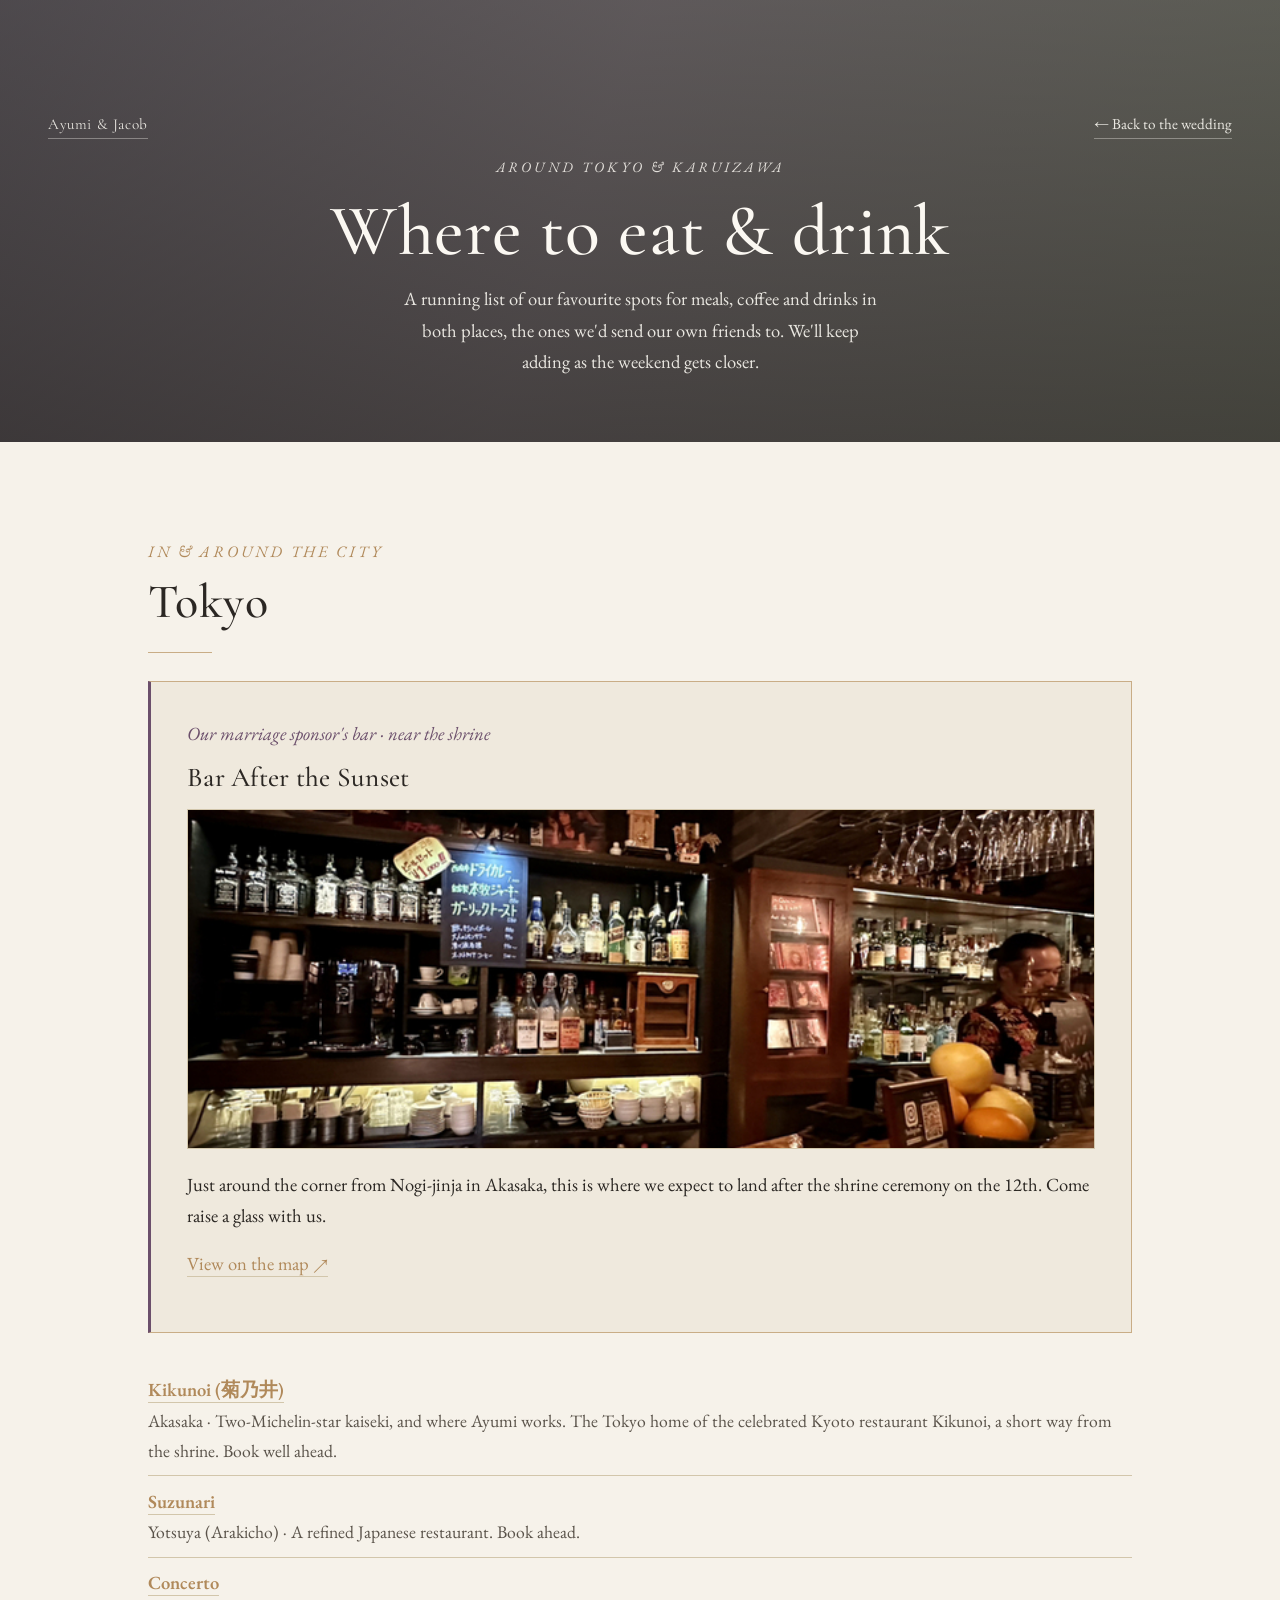
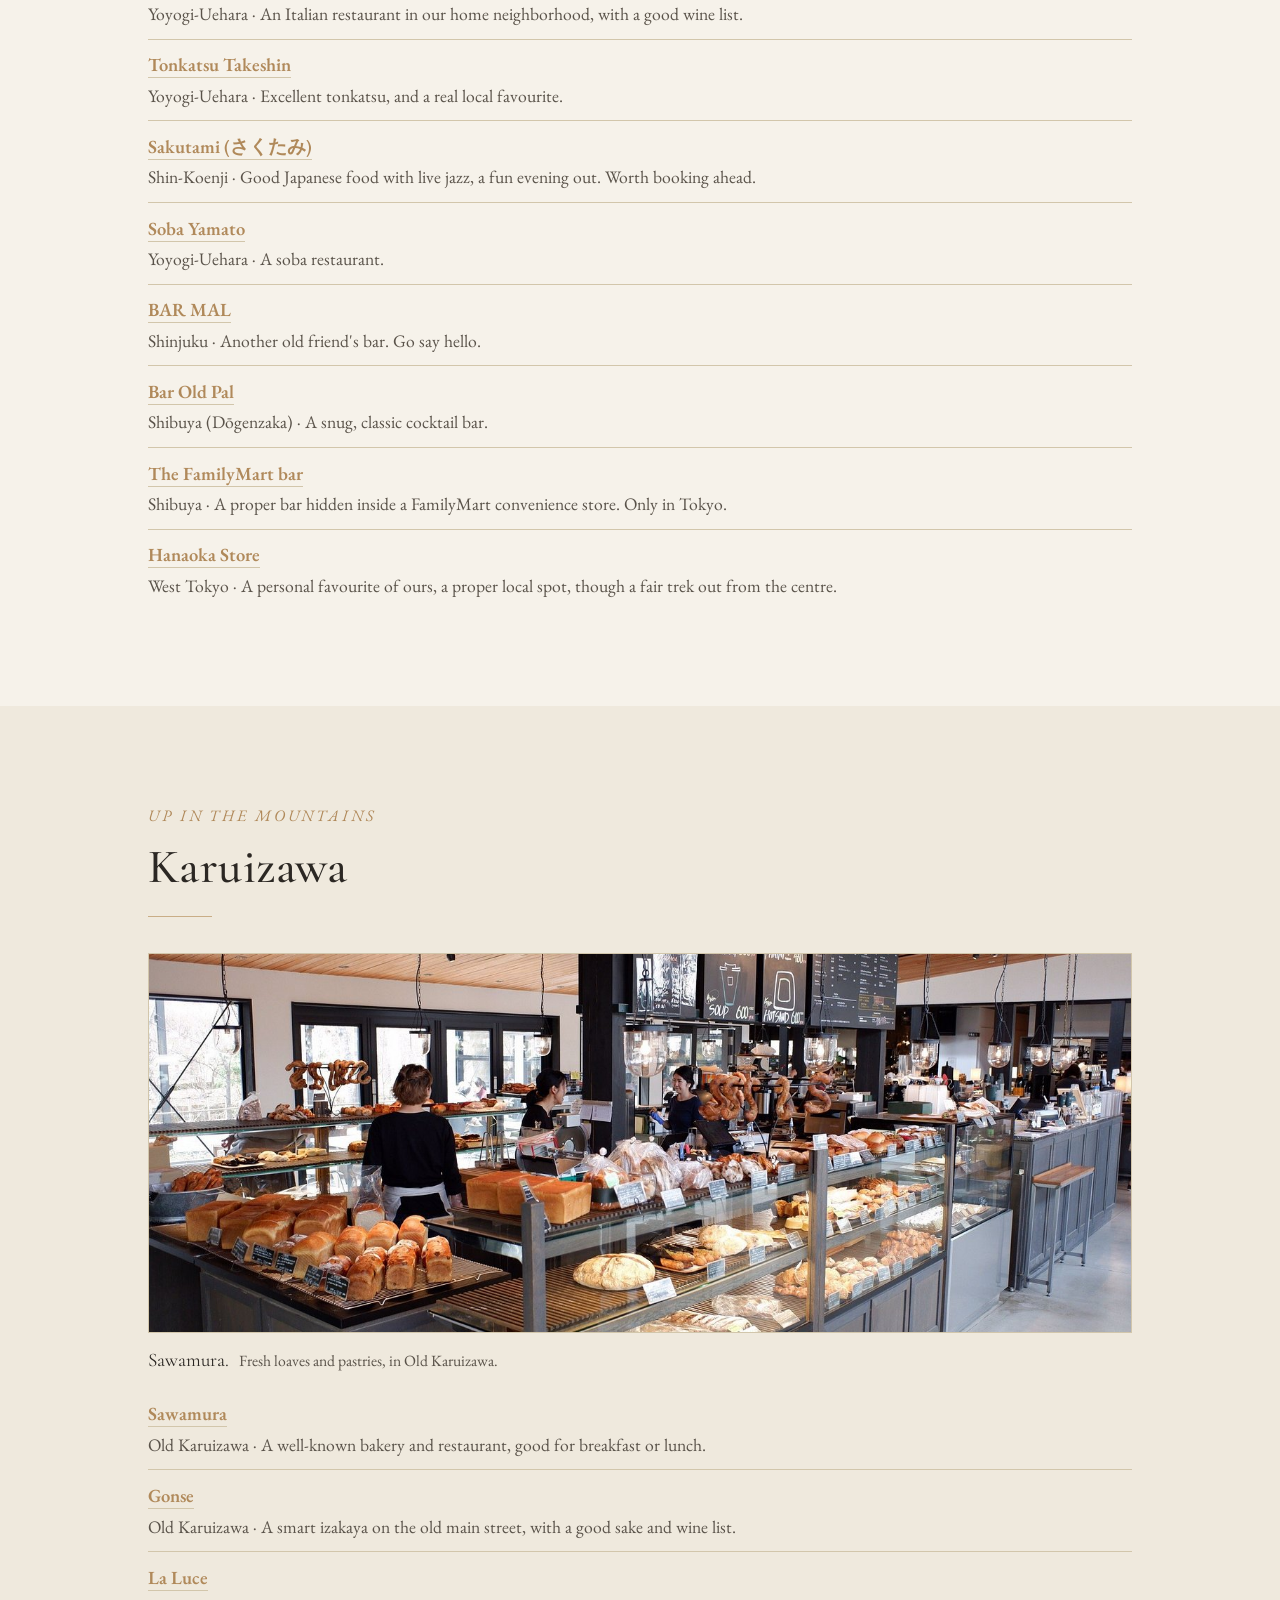
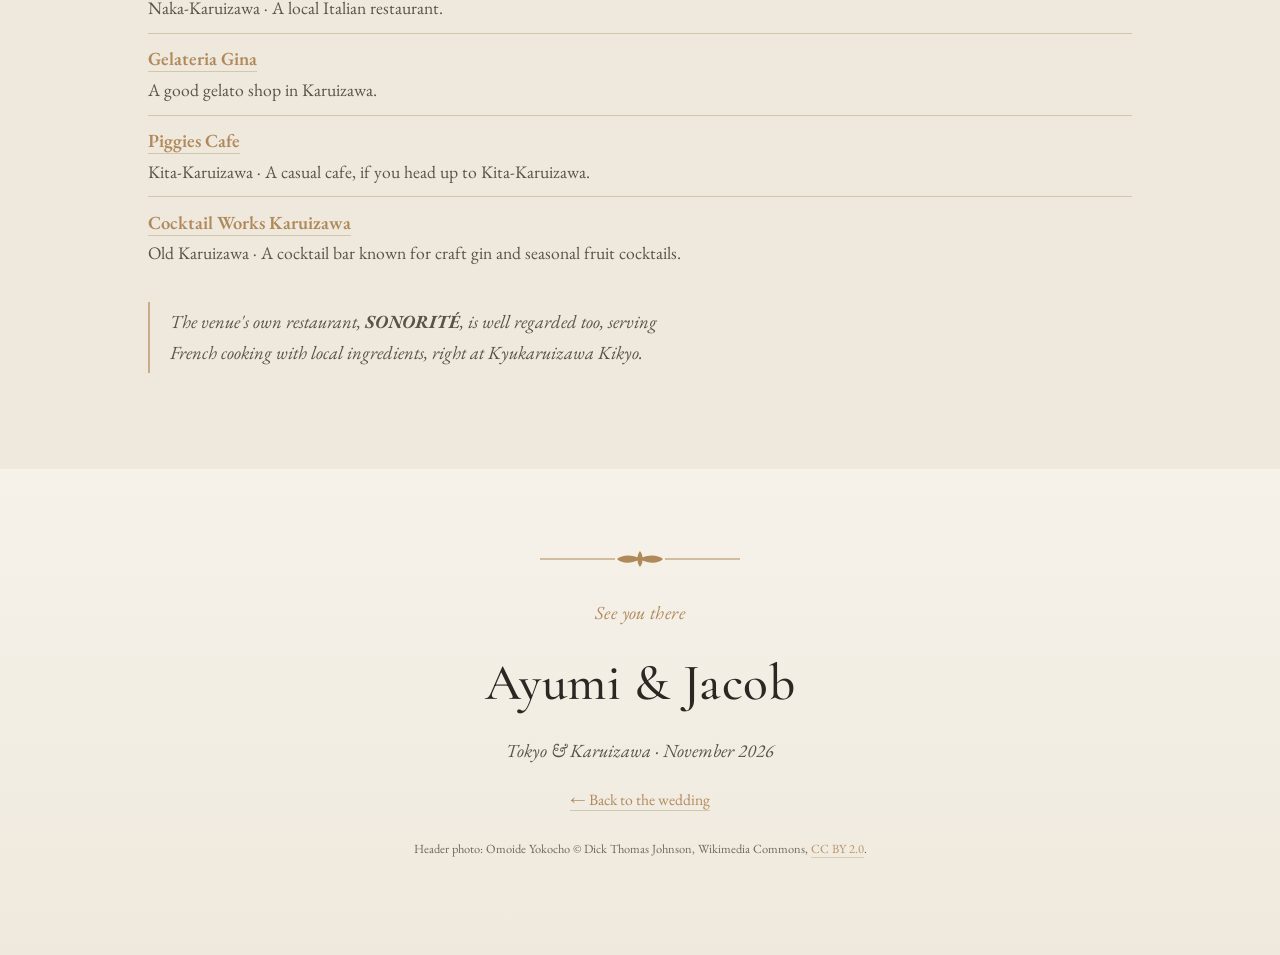
<file: eat.html>
<!DOCTYPE html>
<html lang="en">
<head>
  <meta charset="UTF-8" />
  <meta name="viewport" content="width=device-width, initial-scale=1.0" />
  <link rel="icon" href="favicon.svg" type="image/svg+xml" />
  <meta name="theme-color" content="#f6f2ea" />
  <title>Eat &amp; Drink · Ayumi &amp; Jacob · Japan 2026</title>
  <meta name="description" content="Our favourite restaurants and bars around Tokyo and Karuizawa for the wedding weekend." />

  <!-- Social preview -->
  <meta property="og:title" content="Where to eat &amp; drink · Ayumi &amp; Jacob" />
  <meta property="og:description" content="Our favourite restaurants and bars around Tokyo and Karuizawa." />
  <meta property="og:type" content="website" />
  <meta property="og:url" content="https://ayumiandjacob.com/eat.html" />
  <meta property="og:image" content="https://upload.wikimedia.org/wikipedia/commons/thumb/0/08/Omoide_Yokocho_%2853147853560%29.jpg/1280px-Omoide_Yokocho_%2853147853560%29.jpg" />
  <meta name="twitter:card" content="summary_large_image" />

  <link rel="preconnect" href="https://fonts.googleapis.com" />
  <link rel="preconnect" href="https://fonts.gstatic.com" crossorigin />
  <link href="https://fonts.googleapis.com/css2?family=Cormorant+Garamond:ital,wght@0,400;0,500;0,600;1,400&family=EB+Garamond:ital,wght@0,400;0,500;1,400&display=swap" rel="stylesheet" />

  <link rel="stylesheet" href="style.css" />
</head>
<body>

  <!-- ============ PAGE HEADER ============ -->
  <header class="page-hero">
    <div class="topbar">
      <a class="brand" href="index.html">Ayumi &amp; Jacob</a>
      <a href="index.html">← Back to the wedding</a>
    </div>
    <div class="wrap">
      <p class="page-kicker">Around Tokyo &amp; Karuizawa</p>
      <h1>Where to eat &amp; drink</h1>
      <p class="sub">A running list of our favourite spots for meals, coffee and drinks in both places, the ones we'd send our own friends to. We'll keep adding as the weekend gets closer.</p>
    </div>
  </header>

  <!-- ============ TOKYO ============ -->
  <section id="eat-tokyo">
    <div class="wrap">
      <p class="eyebrow">In &amp; around the city</p>
      <h2 class="section-title">Tokyo</h2>
      <hr class="rule" />

      <div class="spotlight">
        <p class="role">Our marriage sponsor's bar · near the shrine</p>
        <h3>Bar After the Sunset</h3>
        <figure class="spot-img"><img src="images/bar-after-the-sunset.png" alt="Inside Bar After the Sunset" loading="lazy" /></figure>
        <p>Just around the corner from Nogi-jinja in Akasaka, this is where we expect to land after the shrine ceremony on the 12th. Come raise a glass with us.</p>
        <p><a href="https://www.google.com/maps?cid=7705944229210635883" target="_blank" rel="noopener">View on the map ↗</a></p>
      </div>

      <ul class="clean">
        <li><b><a href="https://www.google.com/maps?cid=13505454218893949886" target="_blank" rel="noopener">Kikunoi (菊乃井)</a></b><span class="note">Akasaka · Two-Michelin-star kaiseki, and where Ayumi works. The Tokyo home of the celebrated Kyoto restaurant Kikunoi, a short way from the shrine. Book well ahead.</span></li>
        <li><b><a href="https://www.google.com/maps?cid=11832133981145099166" target="_blank" rel="noopener">Suzunari</a></b><span class="note">Yotsuya (Arakicho) · A refined Japanese restaurant. Book ahead.</span></li>
        <li><b><a href="https://www.google.com/maps?cid=18312960229296559294" target="_blank" rel="noopener">Concerto</a></b><span class="note">Yoyogi-Uehara · An Italian restaurant in our home neighborhood, with a good wine list.</span></li>
        <li><b><a href="https://www.google.com/maps?cid=5612290702092599519" target="_blank" rel="noopener">Tonkatsu Takeshin</a></b><span class="note">Yoyogi-Uehara · Excellent tonkatsu, and a real local favourite.</span></li>
        <li><b><a href="https://www.google.com/maps?cid=13087069243653836200" target="_blank" rel="noopener">Sakutami (さくたみ)</a></b><span class="note">Shin-Koenji · Good Japanese food with live jazz, a fun evening out. Worth booking ahead.</span></li>
        <li><b><a href="https://www.google.com/maps?cid=11795690689793061215" target="_blank" rel="noopener">Soba Yamato</a></b><span class="note">Yoyogi-Uehara · A soba restaurant.</span></li>
        <li><b><a href="https://www.google.com/maps?cid=1919973442487194123" target="_blank" rel="noopener">BAR MAL</a></b><span class="note">Shinjuku · Another old friend's bar. Go say hello.</span></li>
        <li><b><a href="https://www.google.com/maps?cid=11635570800767430673" target="_blank" rel="noopener">Bar Old Pal</a></b><span class="note">Shibuya (Dōgenzaka) · A snug, classic cocktail bar.</span></li>
        <li><b><a href="https://www.google.com/maps?cid=16359442349642145335" target="_blank" rel="noopener">The FamilyMart bar</a></b><span class="note">Shibuya · A proper bar hidden inside a FamilyMart convenience store. Only in Tokyo.</span></li>
        <li><b><a href="https://www.google.com/maps?cid=9422227783788275218" target="_blank" rel="noopener">Hanaoka Store</a></b><span class="note">West Tokyo · A personal favourite of ours, a proper local spot, though a fair trek out from the centre.</span></li>
      </ul>
    </div>
  </section>

  <!-- ============ KARUIZAWA ============ -->
  <section id="eat-karuizawa" class="band--alt">
    <div class="wrap">
      <p class="eyebrow">Up in the mountains</p>
      <h2 class="section-title">Karuizawa</h2>
      <hr class="rule" />

      <figure class="feature-shot"><img src="images/sawamura.png" alt="Inside Sawamura bakery, Old Karuizawa" loading="lazy" /><figcaption><span class="fs-name">Sawamura.</span> Fresh loaves and pastries, in Old Karuizawa.</figcaption></figure>

      <ul class="clean">
        <li><b><a href="https://www.google.com/maps?cid=7803203105951804287" target="_blank" rel="noopener">Sawamura</a></b><span class="note">Old Karuizawa · A well-known bakery and restaurant, good for breakfast or lunch.</span></li>
        <li><b><a href="https://www.google.com/maps?cid=18411065096150764981" target="_blank" rel="noopener">Gonse</a></b><span class="note">Old Karuizawa · A smart izakaya on the old main street, with a good sake and wine list.</span></li>
        <li><b><a href="https://www.google.com/maps?cid=17500675824715583086" target="_blank" rel="noopener">La Luce</a></b><span class="note">Naka-Karuizawa · A local Italian restaurant.</span></li>
        <li><b><a href="https://www.google.com/maps?cid=804628266076543246" target="_blank" rel="noopener">Gelateria Gina</a></b><span class="note">A good gelato shop in Karuizawa.</span></li>
        <li><b><a href="https://www.google.com/maps?cid=15354408254517278735" target="_blank" rel="noopener">Piggies Cafe</a></b><span class="note">Kita-Karuizawa · A casual cafe, if you head up to Kita-Karuizawa.</span></li>
        <li><b><a href="https://www.google.com/maps?cid=10867971524667550594" target="_blank" rel="noopener">Cocktail Works Karuizawa</a></b><span class="note">Old Karuizawa · A cocktail bar known for craft gin and seasonal fruit cocktails.</span></li>
      </ul>

      <p class="callout">The venue's own restaurant, <b>SONORITÉ</b>, is well regarded too, serving French cooking with local ingredients, right at Kyukaruizawa Kikyo.</p>
    </div>
  </section>

  <!-- ============ FOOTER ============ -->
  <footer>
    <div class="wrap">
      <svg class="motif motif--divider center" viewBox="0 0 200 20" aria-hidden="true"><g stroke="currentColor" stroke-width="1" fill="none"><line x1="0" y1="10" x2="75" y2="10"/><line x1="125" y1="10" x2="200" y2="10"/></g><g fill="currentColor"><path d="M100,2 C103.5,6 103.5,14 100,18 C96.5,14 96.5,6 100,2 Z"/><path d="M100,10 C92,5 82,6 77,10 C82,15 92,15 100,10 Z"/><path d="M100,10 C108,5 118,6 123,10 C118,15 108,15 100,10 Z"/></g></svg>
      <p class="eyebrow plain" style="text-align:center;">See you there</p>
      <h2 class="footer__names">Ayumi &amp; Jacob</h2>
      <p class="footer__note">Tokyo &amp; Karuizawa · November 2026</p>
      <p class="footer__links"><a href="index.html">← Back to the wedding</a></p>
      <p class="credits">Header photo: Omoide Yokocho © Dick Thomas Johnson, Wikimedia Commons, <a href="https://creativecommons.org/licenses/by/2.0/" target="_blank" rel="noopener">CC BY 2.0</a>.</p>
    </div>
  </footer>

</body>
</html>
</file>
<file: style.css>
:root {
  /* Ink on cream */
  --cream:      #f6f2ea;
  --cream-deep: #efe9dd;
  --ink:        #2b2723;
  --ink-soft:   #5a534a;
  --gold:       #b0895a;
  --gold-soft:  #c9ad86;
  --rule:       #d2c6ab;

  /* Event accents */
  --dusk:   #6b4f6b;   /* shrine — dusk in the city */
  --dusk-2: #b6764f;   /* warm glow */
  --forest: #5f7355;   /* Karuizawa — nature in the mountains */
  --forest-2:#8a9a6f;

  --maxw: 1080px;
  --pad: clamp(1.25rem, 5vw, 3rem);
}

* { box-sizing: border-box; }

html { scroll-behavior: smooth; }

body {
  margin: 0;
  background: var(--cream);
  color: var(--ink);
  font-family: "EB Garamond", Georgia, "Times New Roman", serif;
  font-size: clamp(1.02rem, 1.5vw, 1.16rem);
  line-height: 1.7;
  -webkit-font-smoothing: antialiased;
  text-rendering: optimizeLegibility;
}

h1, h2, h3 {
  font-family: "Cormorant Garamond", Georgia, serif;
  font-weight: 500;
  letter-spacing: 0.01em;
  margin: 0;
}

a { color: var(--gold); text-decoration: none; border-bottom: 1px solid var(--rule); transition: color .2s, border-color .2s; }
a:hover { color: var(--ink); border-color: var(--gold); }

p { margin: 0 0 1rem; }

.wrap { max-width: var(--maxw); margin: 0 auto; padding-inline: var(--pad); }

/* ---------- Shared section styling ---------- */
section { padding-block: clamp(3.5rem, 8vw, 6rem); }

.eyebrow {
  font-family: "EB Garamond", serif;
  font-style: italic;
  font-size: 1rem;
  letter-spacing: 0.18em;
  text-transform: uppercase;
  color: var(--gold);
  margin: 0 0 0.75rem;
}
.eyebrow.plain { text-transform: none; letter-spacing: 0.02em; font-size: 1.15rem; }

.section-title {
  font-size: clamp(2rem, 5vw, 3rem);
  line-height: 1.05;
  margin: 0 0 1.5rem;
}

.lead { max-width: 62ch; color: var(--ink-soft); }

/* thin gold rule */
.rule {
  width: 64px; height: 1px; background: var(--gold-soft);
  border: 0; margin: 0 0 1.75rem;
}
.rule.center { margin-inline: auto; }

/* ============ HERO ============ */
.hero {
  position: relative;
  min-height: 100svh;
  display: grid;
  grid-template-rows: 1fr auto;
  overflow: hidden;
}

/* split backdrop: dusk shrine | forest mountains */
.hero__panels { position: absolute; inset: 0; display: grid; grid-template-columns: 1fr 1fr; z-index: 0; }
.hero__panel { position: relative; }
.hero__panel--dusk {
  background:
    radial-gradient(120% 90% at 70% 100%, rgba(182,118,79,0.55), transparent 60%),
    linear-gradient(180deg, #35304a 0%, #4a3f5a 45%, #7d5a5f 100%);
}
.hero__panel--forest {
  background:
    radial-gradient(120% 90% at 30% 0%, rgba(200,214,170,0.35), transparent 55%),
    linear-gradient(180deg, #7f9068 0%, #5f7355 55%, #3f4d38 100%);
}
/* soft seam + wash so text is legible */
.hero__panels::after {
  content: ""; position: absolute; inset: 0;
  background: linear-gradient(180deg, rgba(20,18,16,0.15), rgba(20,18,16,0.45));
}

.hero__content {
  position: relative; z-index: 1;
  grid-row: 1 / 2;
  display: flex; flex-direction: column; align-items: center; justify-content: center;
  text-align: center; color: #fbf8f2;
  padding: var(--pad);
}
.hero__kicker {
  font-style: italic; letter-spacing: 0.22em; text-transform: uppercase;
  font-size: clamp(0.8rem, 2vw, 0.95rem); color: rgba(251,248,242,0.85);
  margin-bottom: 1.25rem;
}
.hero__names {
  font-size: clamp(3rem, 12vw, 7rem);
  line-height: 0.98; font-weight: 500;
  text-shadow: 0 2px 30px rgba(0,0,0,0.25);
}
.hero__names .amp { display: block; font-style: italic; font-size: 0.5em; color: var(--gold-soft); margin: 0.15em 0; }
.hero__meta {
  margin-top: 1.25rem;
  display: flex; gap: clamp(1rem, 3vw, 1.85rem); flex-wrap: wrap; justify-content: center;
  font-family: "Cormorant Garamond", serif; font-size: clamp(1.05rem, 2.5vw, 1.4rem);
  letter-spacing: 0.02em;
}
.hero__meta span { white-space: nowrap; }
.hero__meta .dot { color: var(--gold-soft); }

.hero__scroll {
  grid-row: 2 / 3; position: relative; z-index: 1;
  text-align: center; color: rgba(251,248,242,0.8);
  padding-bottom: 1.75rem; font-style: italic; font-size: 0.95rem;
}

/* ============ Compact page header (sub-pages) ============ */
.page-hero {
  position: relative; overflow: hidden;
  padding: clamp(3.5rem, 9vw, 6rem) 0 clamp(2.5rem, 6vw, 4rem);
  color: #fbf8f2; text-align: center;
  background:
    linear-gradient(180deg, rgba(26,22,20,0.55), rgba(26,22,20,0.72)),
    linear-gradient(110deg, rgba(53,48,74,0.55) 0%, rgba(74,63,90,0.40) 45%, rgba(95,115,85,0.50) 100%),
    url("https://upload.wikimedia.org/wikipedia/commons/thumb/0/08/Omoide_Yokocho_%2853147853560%29.jpg/1280px-Omoide_Yokocho_%2853147853560%29.jpg") center/cover no-repeat;
}
.page-hero .wrap { position: relative; z-index: 1; }
.page-hero h1 { font-size: clamp(2.5rem, 8vw, 4.5rem); line-height: 1; }
.page-hero .page-kicker {
  font-style: italic; letter-spacing: 0.22em; text-transform: uppercase;
  font-size: clamp(0.75rem, 2vw, 0.9rem); color: rgba(251,248,242,0.85); margin-bottom: 1rem;
}
.page-hero p.sub { color: rgba(251,248,242,0.9); margin: 1rem auto 0; max-width: 54ch; }

/* slim top link bar for sub-pages */
.topbar {
  position: relative; z-index: 2;
  display: flex; justify-content: space-between; align-items: center;
  padding: 1rem var(--pad); font-size: 0.95rem;
}
.topbar a { color: rgba(251,248,242,0.9); border-bottom-color: rgba(251,248,242,0.35); }
.topbar a:hover { color: #fff; border-bottom-color: #fff; }
.topbar .brand { font-family: "Cormorant Garamond", serif; letter-spacing: 0.04em; }

.backlink { display: inline-block; margin-top: 1.5rem; font-style: italic; }

/* ============ CEREMONIES ============ */
.events {
  display: grid; grid-template-columns: 1fr 1fr; gap: clamp(1.5rem, 3vw, 2.5rem);
  margin-top: 2.5rem;
}
.event {
  background: var(--cream-deep);
  border: 1px solid var(--rule);
  border-top: 3px solid var(--accent, var(--gold));
  padding: clamp(1.75rem, 4vw, 2.75rem);
  display: flex; flex-direction: column;
}
.event--dusk   { --accent: var(--dusk); }
.event--forest { --accent: var(--forest); }

.event__index { font-style: italic; color: var(--accent); letter-spacing: 0.05em; margin-bottom: 0.5rem; }
.event__name  { font-size: clamp(1.7rem, 3.5vw, 2.3rem); line-height: 1.05; margin-bottom: 0.35rem; }
.event__theme { color: var(--ink-soft); font-style: italic; margin-bottom: 1.5rem; }

.event__when {
  font-family: "Cormorant Garamond", serif; font-size: 1.4rem; color: var(--ink);
  padding-block: 1rem; border-block: 1px solid var(--rule); margin-bottom: 1.25rem;
}
.event__when strong { font-weight: 600; }

dl.details { margin: 0 0 1.5rem; display: grid; grid-template-columns: auto 1fr; gap: 0.4rem 1.25rem; }
dl.details dt { color: var(--gold); font-style: italic; }
dl.details dd { margin: 0; }
dl.details dd .jp { display: block; color: var(--ink-soft); font-size: 0.95em; }

.event__foot { margin-top: auto; }
.btn {
  display: inline-block; font-family: "Cormorant Garamond", serif; font-size: 1.1rem;
  letter-spacing: 0.04em; padding: 0.55rem 1.25rem; border: 1px solid var(--accent, var(--gold));
  color: var(--accent, var(--gold)); border-radius: 2px; background: transparent;
}
.btn:hover { background: var(--accent, var(--gold)); color: var(--cream); border-color: var(--accent, var(--gold)); }

/* ============ Info sections (travel / stay / do) ============ */
.band--alt { background: var(--cream-deep); }

.cols { display: grid; grid-template-columns: 1fr 1fr; gap: clamp(1.5rem, 4vw, 3rem); margin-top: 2rem; }

.place-title {
  font-size: 1.5rem; margin-bottom: 0.25rem;
  display: flex; align-items: baseline; gap: 0.6rem;
}
.place-title .tag { font-family: "EB Garamond", serif; font-style: italic; font-size: 0.8rem; letter-spacing: 0.12em; text-transform: uppercase; color: var(--gold); }

ul.clean { list-style: none; margin: 0.75rem 0 0; padding: 0; }
ul.clean li { padding: 0.6rem 0; border-bottom: 1px solid var(--rule); }
ul.clean li:last-child { border-bottom: 0; }
ul.clean li b { font-weight: 600; }
ul.clean li .note { display: block; color: var(--ink-soft); font-size: 0.95em; }

.callout {
  border-left: 2px solid var(--gold-soft); padding: 0.25rem 0 0.25rem 1.25rem;
  color: var(--ink-soft); font-style: italic; margin: 1.5rem 0 0; max-width: 62ch;
}

/* ============ Footer ============ */
footer {
  text-align: center; padding-block: clamp(3rem, 7vw, 5rem);
  background: linear-gradient(180deg, var(--cream) 0%, var(--cream-deep) 100%);
}
.footer__names { font-size: clamp(2rem, 6vw, 3.2rem); margin-bottom: 0.5rem; }
.footer__note { color: var(--ink-soft); font-style: italic; max-width: 48ch; margin-inline: auto; }
.footer__links { margin-top: 1.25rem; font-size: 0.98rem; }

/* ============ Weekend timeline ============ */
.timeline { margin-top: 2.5rem; border-top: 1px solid var(--rule); }
.tl-row {
  display: grid; grid-template-columns: 200px 1fr; gap: clamp(1rem, 4vw, 3rem);
  padding: clamp(1.5rem, 3vw, 2rem) 0; border-bottom: 1px solid var(--rule);
  align-items: start;
}
.tl-when { position: relative; }
.tl-date {
  font-family: "Cormorant Garamond", serif; font-size: 1.55rem; line-height: 1.1;
  color: var(--accent, var(--ink));
}
.tl-day { font-style: italic; color: var(--ink-soft); font-size: 0.95rem; }
.tl-place {
  display: inline-block; margin-top: 0.4rem; font-size: 0.8rem; letter-spacing: 0.12em;
  text-transform: uppercase; color: var(--gold);
}
.tl-what h3 { font-size: 1.4rem; margin-bottom: 0.35rem; }
.tl-what p { margin: 0; color: var(--ink-soft); max-width: 60ch; }
.tl-what .optional {
  display: inline-block; margin-top: 0.6rem; font-style: italic; font-size: 0.9rem;
  color: var(--gold); border: 1px solid var(--rule); border-radius: 999px; padding: 0.1rem 0.75rem;
}
.tl-row--dusk   { --accent: var(--dusk); }
.tl-row--gold   { --accent: var(--gold); }
.tl-row--forest { --accent: var(--forest); }

/* ============ Onward cards ============ */
.onward {
  display: grid; grid-template-columns: repeat(3, 1fr); gap: clamp(1rem, 2.5vw, 1.5rem);
  margin-top: 2rem;
}
.onward .card {
  background: var(--cream); border: 1px solid var(--rule); padding: 1.5rem;
  display: flex; flex-direction: column;
}
.band--alt .onward .card { background: var(--cream); }
.onward .card h3 { font-size: 1.35rem; margin-bottom: 0.15rem; }
.onward .card .how { font-style: italic; color: var(--gold); font-size: 0.9rem; margin-bottom: 0.6rem; }
.onward .card p { margin: 0; color: var(--ink-soft); font-size: 0.98rem; }

/* highlighted callout box (Chacone, gifts) */
.feature {
  margin-top: 2rem; padding: clamp(1.5rem, 4vw, 2.25rem);
  background: var(--cream-deep); border: 1px solid var(--rule); border-left: 2px solid var(--gold);
}
.band--alt .feature { background: var(--cream); }
.feature h3 { font-size: 1.6rem; margin-bottom: 0.5rem; }
.feature p { max-width: 62ch; }
.feature p:last-child { margin-bottom: 0; }
.placeholder { color: var(--gold); font-style: italic; }

/* inline cross-page link button under a lead */
.section-link { margin-top: 1.5rem; }

/* ============ Eat & drink page ============ */
.venue-group { margin-top: 2.5rem; }
.venue-group > h3.place-title { margin-bottom: 1rem; }
.spotlight {
  margin: 0 0 2rem; padding: clamp(1.5rem, 4vw, 2.25rem);
  background: var(--cream-deep); border: 1px solid var(--gold-soft); border-left: 3px solid var(--dusk);
}
.spotlight .role { font-style: italic; color: var(--dusk); margin-bottom: 0.35rem; }
.spotlight h3 { font-size: 1.7rem; margin-bottom: 0.5rem; }

/* ============ Decorative SVG motifs & hero photos ============ */
.motif { display: block; }

/* Hero atmospheric photos — sit behind the colour tint and dark wash */
.hero__panel { overflow: hidden; display: flex; align-items: flex-end; justify-content: center; }
.hero__photo { position: absolute; inset: 0; width: 100%; height: 100%; object-fit: cover; z-index: 0; }
.hero__panel::after { content: ""; position: absolute; inset: 0; z-index: 1; }
.hero__panel--dusk::after   { background: linear-gradient(180deg, rgba(53,48,74,0.58), rgba(125,90,95,0.55)); }
.hero__panel--forest::after { background: linear-gradient(180deg, rgba(95,115,85,0.46), rgba(63,77,56,0.64)); }
.hero__panel--forest .hero__photo { object-position: center 38%; }

/* Feather the seam so the two panels read as one atmospheric field */
.hero__panels::before {
  content: ""; position: absolute; inset: 0; z-index: 3; pointer-events: none;
  background: linear-gradient(90deg, transparent 41%, rgba(56,48,62,0.34) 50%, transparent 59%);
}

/* Small motif beside each event-card index label */
.event__index { display: flex; align-items: center; gap: 0.55rem; }
.event__index .motif { width: 24px; height: auto; flex: 0 0 auto; }
.event--dusk   .event__index .motif { color: var(--dusk); }
.event--forest .event__index .motif { color: var(--forest); }

/* Botanical divider (footers) */
.motif--divider { width: 200px; height: 20px; margin: 0 0 1.75rem; color: var(--gold); }
.motif--divider.center { margin-inline: auto; }

/* Optional slots for the couple's own venue photos */
.event__media { margin: 0 0 1.25rem; aspect-ratio: 16 / 10; overflow: hidden; border: 1px solid var(--rule); }
.event__media img { width: 100%; height: 100%; object-fit: cover; display: block; }

/* Train motif (steam locomotive, echoing the Karuizawa invitation) */
.motif--train { flex: 0 0 auto; height: auto; }
.place-title .motif--train { width: 32px; align-self: center; color: var(--gold); margin-right: 0.15rem; transform: translateY(-1px); }

/* Featured "menu" photo: one highlighted spot per section */
.feature-shot { margin: 2.25rem 0 0; }
.feature-shot img { width: 100%; height: clamp(230px, 33vw, 380px); object-fit: cover; display: block; border: 1px solid var(--rule); }
.feature-shot figcaption { margin-top: 0.7rem; color: var(--ink-soft); font-size: 0.98rem; max-width: 64ch; }
.feature-shot .fs-name { font-family: "Cormorant Garamond", serif; font-size: 1.2rem; color: var(--ink); margin-right: 0.45rem; }

/* Lead paragraph beside a small image, fills the top-of-section whitespace */
.lead-row { display: flex; gap: clamp(1.5rem, 4vw, 3rem); align-items: flex-start; }
.lead-row .lead { margin: 0; flex: 1 1 auto; min-width: 0; }
.lead-row .spot-img { margin: 0; flex: 0 0 auto; }
@media (max-width: 760px) { .lead-row { flex-direction: column; align-items: flex-start; gap: 1.25rem; } }

/* Small "related" image (Travel / Accommodation) */
.spot-img { margin: 1.75rem 0 0; max-width: 440px; }
.spot-img img { width: 100%; height: 240px; object-fit: cover; display: block; border: 1px solid var(--rule); }
.spot-img figcaption { margin-top: 0.5rem; color: var(--ink-soft); font-size: 0.9rem; font-style: italic; }

/* In the spotlight card the photo goes full width, like a feature */
.spotlight .spot-img { max-width: none; margin: 0 0 1.25rem; }
.spotlight .spot-img img { height: clamp(240px, 30vw, 340px); }

/* Photo credits line */
.credits { margin-top: 1.5rem; font-size: 0.78rem; color: var(--ink-soft); opacity: 0.85; }
.credits a { font-size: inherit; }

/* ============ Responsive ============ */
@media (max-width: 900px) {
  .onward { grid-template-columns: repeat(2, 1fr); }
}
@media (max-width: 760px) {
  .events, .cols { grid-template-columns: 1fr; }
  .onward { grid-template-columns: 1fr; }
  .hero__panels { grid-template-columns: 1fr; grid-template-rows: 1.3fr 0.7fr; }
  .hero__panels::before { background: linear-gradient(180deg, transparent 44%, rgba(56,48,62,0.32) 52%, transparent 62%); }
  .hero__meta { font-size: 1rem; gap: 0.45rem 1rem; }
  .tl-row { grid-template-columns: 1fr; gap: 0.5rem; }
  .tl-when { padding-bottom: 0.25rem; }
  .topbar { flex-wrap: wrap; gap: 0.3rem 1rem; }
  .topbar a, .footer__links a { display: inline-block; padding-block: 6px; }
  .place-title { flex-wrap: wrap; }
}

@media (max-width: 560px) {
  ul.clean li { padding: 0.85rem 0; }
  ul.clean li a { display: inline-block; padding-block: 2px; }
  dl.details { grid-template-columns: 1fr; gap: 0; }
  dl.details dt { margin-top: 0.9rem; }
  dl.details dt:first-child { margin-top: 0; }
  dl.details dd { margin-bottom: 0.2rem; overflow-wrap: anywhere; }
  .event, .spotlight, .feature { padding: 1.5rem; }
  .spotlight h3, .feature h3 { font-size: 1.4rem; }
  .event__when { font-size: 1.25rem; }
}

/* Respect reduced motion */
@media (prefers-reduced-motion: reduce) { html { scroll-behavior: auto; } }
</file>
